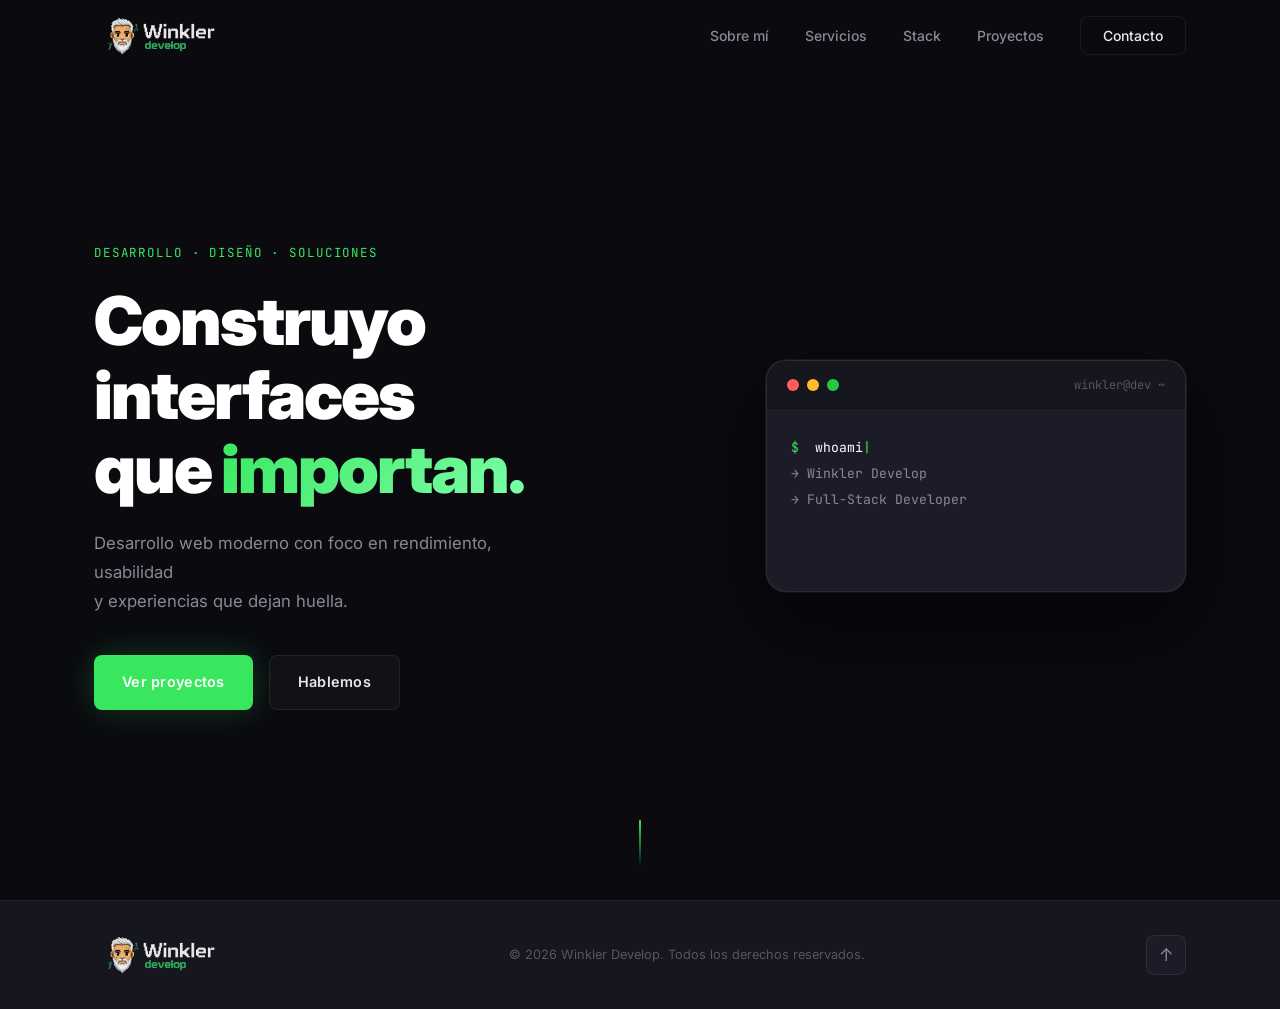
<file: index.html>
<!DOCTYPE html>
<html lang="es">
<head>
  <meta charset="UTF-8" />
  <meta name="viewport" content="width=device-width, initial-scale=1.0" />
  <title>Winkler Develop</title>
  <link rel="stylesheet" href="style.css" />
  <link rel="preconnect" href="https://fonts.googleapis.com" />
  <link rel="preconnect" href="https://fonts.gstatic.com" crossorigin />
  <link href="https://fonts.googleapis.com/css2?family=Inter:wght@300;400;500;600;700;900&family=JetBrains+Mono:wght@400;700&display=swap" rel="stylesheet" />
</head>
<body>

  <!-- NAV -->
  <nav class="navbar" id="navbar">
    <div class="nav-inner">
      <a href="#hero" class="logo">
        <img src="icons/portada.png" alt="Winkler Develop" class="logo-icon" />
      </a>
      <ul class="nav-links">
        <li><a href="#about">Sobre mí</a></li>
        <li><a href="#services">Servicios</a></li>
        <li><a href="#stack">Stack</a></li>
        <li><a href="#projects">Proyectos</a></li>
        <li><a href="#contact" class="nav-cta">Contacto</a></li>
      </ul>
      <button class="hamburger" id="hamburger" aria-label="Menú">
        <span></span><span></span><span></span>
      </button>
    </div>
  </nav>

  <!-- HERO -->
  <section class="hero" id="hero">
    <div class="hero-bg">
      <div class="grid-overlay"></div>
    </div>
    <div class="hero-content">
      <p class="hero-pre">Desarrollo · Diseño · Soluciones</p>
      <h1 class="hero-title">
        Construyo interfaces<br />
        que <span class="accent-text">importan.</span>
      </h1>
      <p class="hero-sub">
        Desarrollo web moderno con foco en rendimiento, usabilidad<br class="br-desktop" />
        y experiencias que dejan huella.
      </p>
      <div class="hero-actions">
        <a href="#projects" class="btn btn-primary">Ver proyectos</a>
        <a href="#contact" class="btn btn-ghost">Hablemos</a>
      </div>
    </div>
    <div class="hero-terminal">
      <div class="terminal-bar">
        <span class="dot red"></span><span class="dot yellow"></span><span class="dot green"></span>
        <span class="terminal-title">winkler@dev ~</span>
      </div>
      <div class="terminal-body">
        <p><span class="t-prompt">$</span> <span class="t-cmd" id="typed-cmd"></span><span class="cursor">|</span></p>
        <p class="t-output" id="t-output-1"></p>
        <p class="t-output" id="t-output-2"></p>
        <p class="t-output" id="t-output-3"></p>
      </div>
    </div>
    <div class="scroll-indicator">
      <span></span>
    </div>
  </section>

  <!-- ABOUT 
  <section class="about" id="about">
    <div class="container">
      <div class="section-label">01 — Sobre mí</div>
      <div class="about-grid">
        <div class="about-text">
          <h2 class="section-title">Desarrollador<br /><span class="accent-text">Full-Stack.</span></h2>
          <p>Soy un desarrollador apasionado por crear productos digitales limpios, funcionales y escalables. Trabajo desde la concepción del diseño hasta el despliegue en producción.</p>
          <p>Me especializo en construir aplicaciones web que equilibran estética y rendimiento, siempre con código limpio y mantenible.</p>
          <div class="about-stats">
            <div class="stat">
              <span class="stat-num">+3</span>
              <span class="stat-label">años de experiencia</span>
            </div>
            <div class="stat">
              <span class="stat-num">+20</span>
              <span class="stat-label">proyectos entregados</span>
            </div>
            <div class="stat">
              <span class="stat-num">100%</span>
              <span class="stat-label">enfoque en calidad</span>
            </div>
          </div>
        </div>
        <div class="about-visual">
          <div class="avatar-card">
            <img src="avatar.png" alt="Winkler Developer" class="avatar-img" />
            <div class="avatar-tag">
              <span class="tag-dot"></span> Disponible para proyectos
            </div>
          </div>
        </div>
      </div>
    </div>
  </section>

 
  <section class="services" id="services">
    <div class="container">
      <div class="section-label">02 — Servicios</div>
      <h2 class="section-title">Áreas de<br /><span class="accent-text">Especialización.</span></h2>
      <div class="services-grid">

        <div class="service-card">
          <div class="service-icon">
            <img src="icons/icon-web.png" alt="Proyectos Web" />
          </div>
          <h3>Proyectos Web</h3>
          <p>Sitios y apps web modernas, rápidas y responsivas adaptadas a cada negocio.</p>
        </div>

        <div class="service-card">
          <div class="service-icon">
            <img src="icons/icon-android.png" alt="Android" />
          </div>
          <h3>Android</h3>
          <p>Aplicaciones móviles nativas para Android enfocadas en UX y rendimiento.</p>
        </div>

        <div class="service-card">
          <div class="service-icon">
            <img src="icons/icon-ia.png" alt="Inteligencia Artificial" />
          </div>
          <h3>Inteligencia Artificial</h3>
          <p>Integración de IA y modelos de lenguaje en soluciones digitales reales.</p>
        </div>

        <div class="service-card">
          <div class="service-icon">
            <img src="icons/icon-cultivos.png" alt="Cultivos" />
          </div>
          <h3>Cultivos</h3>
          <p>Tecnología para el sector agrícola: control de siembras, riego y cosechas.</p>
        </div>

        <div class="service-card">
          <div class="service-icon">
            <img src="icons/icon-negocios.png" alt="Negocios" />
          </div>
          <h3>Negocios</h3>
          <p>Herramientas digitales para optimizar procesos y hacer crecer tu empresa.</p>
        </div>

        <div class="service-card">
          <div class="service-icon">
            <img src="icons/icon-stock.png" alt="Stock" />
          </div>
          <h3>Stock &amp; Logística</h3>
          <p>Sistemas de inventario, almacén y control de stock en tiempo real.</p>
        </div>

      </div>
    </div>
  </section>


  <section class="stack" id="stack">
    <div class="container">
      <div class="section-label">03 — Stack tecnológico</div>
      <h2 class="section-title">Herramientas &amp;<br /><span class="accent-text">Tecnologías.</span></h2>
      <div class="stack-grid">
        <div class="stack-item" data-tip="HTML5"><div class="stack-icon html"></div><span>HTML5</span></div>
        <div class="stack-item" data-tip="CSS3"><div class="stack-icon css"></div><span>CSS3</span></div>
        <div class="stack-item" data-tip="JavaScript"><div class="stack-icon js"></div><span>JavaScript</span></div>
        <div class="stack-item" data-tip="React"><div class="stack-icon react"></div><span>React</span></div>
        <div class="stack-item" data-tip="Node.js"><div class="stack-icon node"></div><span>Node.js</span></div>
        <div class="stack-item" data-tip="Python"><div class="stack-icon python"></div><span>Python</span></div>
        <div class="stack-item" data-tip="Git"><div class="stack-icon git"></div><span>Git</span></div>
        <div class="stack-item" data-tip="Figma"><div class="stack-icon figma"></div><span>Figma</span></div>
      </div>
    </div>
  </section>


  <section class="projects" id="projects">
    <div class="container">
      <div class="section-label">04 — Proyectos</div>
      <h2 class="section-title">Trabajo<br /><span class="accent-text">Destacado.</span></h2>
      <div class="projects-grid">

     
        <article class="project-card featured">
          <div class="project-thumb">
            <div class="thumb-placeholder p1">
              <span>01</span>
            </div>
            <div class="project-overlay">
              <a href="#" class="overlay-link" aria-label="Demo en vivo">
                <svg viewBox="0 0 24 24"><path d="M18 13v6a2 2 0 0 1-2 2H5a2 2 0 0 1-2-2V8a2 2 0 0 1 2-2h6"/><polyline points="15 3 21 3 21 9"/><line x1="10" y1="14" x2="21" y2="3"/></svg>
              </a>
              <a href="#" class="overlay-link" aria-label="GitHub">
                <svg viewBox="0 0 24 24"><path d="M9 19c-5 1.5-5-2.5-7-3m14 6v-3.87a3.37 3.37 0 0 0-.94-2.61c3.14-.35 6.44-1.54 6.44-7A5.44 5.44 0 0 0 20 4.77 5.07 5.07 0 0 0 19.91 1S18.73.65 16 2.48a13.38 13.38 0 0 0-7 0C6.27.65 5.09 1 5.09 1A5.07 5.07 0 0 0 5 4.77a5.44 5.44 0 0 0-1.5 3.78c0 5.42 3.3 6.61 6.44 7A3.37 3.37 0 0 0 9 18.13V22"/></svg>
              </a>
            </div>
          </div>
          <div class="project-info">
            <div class="project-tags"><span>React</span><span>Node.js</span><span>MongoDB</span></div>
            <h3>Nombre del Proyecto</h3>
            <p>Descripción breve del proyecto. Qué problema resuelve, qué tecnologías usa y cuál fue el resultado principal obtenido.</p>
            <div class="project-links">
              <a href="#" class="link-demo">Demo en vivo →</a>
              <a href="#" class="link-github">GitHub</a>
            </div>
          </div>
        </article>

 
        <article class="project-card">
          <div class="project-thumb">
            <div class="thumb-placeholder p2"><span>02</span></div>
            <div class="project-overlay">
              <a href="#" class="overlay-link" aria-label="Demo en vivo">
                <svg viewBox="0 0 24 24"><path d="M18 13v6a2 2 0 0 1-2 2H5a2 2 0 0 1-2-2V8a2 2 0 0 1 2-2h6"/><polyline points="15 3 21 3 21 9"/><line x1="10" y1="14" x2="21" y2="3"/></svg>
              </a>
              <a href="#" class="overlay-link" aria-label="GitHub">
                <svg viewBox="0 0 24 24"><path d="M9 19c-5 1.5-5-2.5-7-3m14 6v-3.87a3.37 3.37 0 0 0-.94-2.61c3.14-.35 6.44-1.54 6.44-7A5.44 5.44 0 0 0 20 4.77 5.07 5.07 0 0 0 19.91 1S18.73.65 16 2.48a13.38 13.38 0 0 0-7 0C6.27.65 5.09 1 5.09 1A5.07 5.07 0 0 0 5 4.77a5.44 5.44 0 0 0-1.5 3.78c0 5.42 3.3 6.61 6.44 7A3.37 3.37 0 0 0 9 18.13V22"/></svg>
              </a>
            </div>
          </div>
          <div class="project-info">
            <div class="project-tags"><span>Python</span><span>API REST</span></div>
            <h3>Nombre del Proyecto</h3>
            <p>Descripción breve del proyecto y sus características principales. Impacto generado.</p>
            <div class="project-links">
              <a href="#" class="link-demo">Demo en vivo →</a>
              <a href="#" class="link-github">GitHub</a>
            </div>
          </div>
        </article>

>
        <article class="project-card">
          <div class="project-thumb">
            <div class="thumb-placeholder p3"><span>03</span></div>
            <div class="project-overlay">
              <a href="#" class="overlay-link" aria-label="Demo en vivo">
                <svg viewBox="0 0 24 24"><path d="M18 13v6a2 2 0 0 1-2 2H5a2 2 0 0 1-2-2V8a2 2 0 0 1 2-2h6"/><polyline points="15 3 21 3 21 9"/><line x1="10" y1="14" x2="21" y2="3"/></svg>
              </a>
              <a href="#" class="overlay-link" aria-label="GitHub">
                <svg viewBox="0 0 24 24"><path d="M9 19c-5 1.5-5-2.5-7-3m14 6v-3.87a3.37 3.37 0 0 0-.94-2.61c3.14-.35 6.44-1.54 6.44-7A5.44 5.44 0 0 0 20 4.77 5.07 5.07 0 0 0 19.91 1S18.73.65 16 2.48a13.38 13.38 0 0 0-7 0C6.27.65 5.09 1 5.09 1A5.07 5.07 0 0 0 5 4.77a5.44 5.44 0 0 0-1.5 3.78c0 5.42 3.3 6.61 6.44 7A3.37 3.37 0 0 0 9 18.13V22"/></svg>
              </a>
            </div>
          </div>
          <div class="project-info">
            <div class="project-tags"><span>JavaScript</span><span>CSS</span></div>
            <h3>Nombre del Proyecto</h3>
            <p>Descripción breve del proyecto y sus características principales. Impacto generado.</p>
            <div class="project-links">
              <a href="#" class="link-demo">Demo en vivo →</a>
              <a href="#" class="link-github">GitHub</a>
            </div>
          </div>
        </article>


        <article class="project-card">
          <div class="project-thumb">
            <div class="thumb-placeholder p4"><span>04</span></div>
            <div class="project-overlay">
              <a href="#" class="overlay-link" aria-label="Demo en vivo">
                <svg viewBox="0 0 24 24"><path d="M18 13v6a2 2 0 0 1-2 2H5a2 2 0 0 1-2-2V8a2 2 0 0 1 2-2h6"/><polyline points="15 3 21 3 21 9"/><line x1="10" y1="14" x2="21" y2="3"/></svg>
              </a>
              <a href="#" class="overlay-link" aria-label="GitHub">
                <svg viewBox="0 0 24 24"><path d="M9 19c-5 1.5-5-2.5-7-3m14 6v-3.87a3.37 3.37 0 0 0-.94-2.61c3.14-.35 6.44-1.54 6.44-7A5.44 5.44 0 0 0 20 4.77 5.07 5.07 0 0 0 19.91 1S18.73.65 16 2.48a13.38 13.38 0 0 0-7 0C6.27.65 5.09 1 5.09 1A5.07 5.07 0 0 0 5 4.77a5.44 5.44 0 0 0-1.5 3.78c0 5.42 3.3 6.61 6.44 7A3.37 3.37 0 0 0 9 18.13V22"/></svg>
              </a>
            </div>
          </div>
          <div class="project-info">
            <div class="project-tags"><span>React</span><span>Firebase</span></div>
            <h3>Nombre del Proyecto</h3>
            <p>Descripción breve del proyecto y sus características principales. Impacto generado.</p>
            <div class="project-links">
              <a href="#" class="link-demo">Demo en vivo →</a>
              <a href="#" class="link-github">GitHub</a>
            </div>
          </div>
        </article>

      </div>
    </div>
  </section>


  <section class="contact" id="contact">
    <div class="container">
      <div class="section-label">05 — Contacto</div>
      <div class="contact-inner">
        <div class="contact-text">
          <h2 class="section-title">¿Tienes un proyecto<br /><span class="accent-text">en mente?</span></h2>
          <p>Estoy disponible para proyectos freelance, colaboraciones y oportunidades de tiempo completo. Cuéntame tu idea.</p>
          <a href="mailto:tu@email.com" class="btn btn-primary">Enviar un mensaje</a>
          <div class="social-links">
      
            <a href="#" class="social-link" aria-label="GitHub" target="_blank" rel="noopener">
              <svg viewBox="0 0 24 24"><path d="M9 19c-5 1.5-5-2.5-7-3m14 6v-3.87a3.37 3.37 0 0 0-.94-2.61c3.14-.35 6.44-1.54 6.44-7A5.44 5.44 0 0 0 20 4.77 5.07 5.07 0 0 0 19.91 1S18.73.65 16 2.48a13.38 13.38 0 0 0-7 0C6.27.65 5.09 1 5.09 1A5.07 5.07 0 0 0 5 4.77a5.44 5.44 0 0 0-1.5 3.78c0 5.42 3.3 6.61 6.44 7A3.37 3.37 0 0 0 9 18.13V22"/></svg>
            </a>
      
            <a href="#" class="social-link" aria-label="LinkedIn" target="_blank" rel="noopener">
              <svg viewBox="0 0 24 24"><path d="M16 8a6 6 0 0 1 6 6v7h-4v-7a2 2 0 0 0-2-2 2 2 0 0 0-2 2v7h-4v-7a6 6 0 0 1 6-6z"/><rect x="2" y="9" width="4" height="12"/><circle cx="4" cy="4" r="2"/></svg>
            </a>
       
            <a href="#" class="social-link" aria-label="Twitter / X" target="_blank" rel="noopener">
              <svg viewBox="0 0 24 24"><path d="M18.244 2.25h3.308l-7.227 8.26 8.502 11.24H16.17l-5.214-6.817L4.99 21.75H1.68l7.73-8.835L1.254 2.25H8.08l4.713 6.231zm-1.161 17.52h1.833L7.084 4.126H5.117z"/></svg>
            </a>
      
            <a href="#" class="social-link" aria-label="Instagram" target="_blank" rel="noopener">
              <svg viewBox="0 0 24 24"><rect x="2" y="2" width="20" height="20" rx="5" ry="5"/><path d="M16 11.37A4 4 0 1 1 12.63 8 4 4 0 0 1 16 11.37z"/><line x1="17.5" y1="6.5" x2="17.51" y2="6.5"/></svg>
            </a>
     
            <a href="#" class="social-link" aria-label="YouTube" target="_blank" rel="noopener">
              <svg viewBox="0 0 24 24"><path d="M22.54 6.42a2.78 2.78 0 0 0-1.95-1.96C18.88 4 12 4 12 4s-6.88 0-8.59.46A2.78 2.78 0 0 0 1.46 6.42 29 29 0 0 0 1 12a29 29 0 0 0 .46 5.58 2.78 2.78 0 0 0 1.95 1.95C5.12 20 12 20 12 20s6.88 0 8.59-.47a2.78 2.78 0 0 0 1.95-1.95A29 29 0 0 0 23 12a29 29 0 0 0-.46-5.58z"/><polygon points="9.75 15.02 15.5 12 9.75 8.98 9.75 15.02"/></svg>
            </a>
          </div>
        </div>
        <div class="contact-form-wrap">
          <form class="contact-form" id="contact-form" novalidate>
            <div class="form-group">
              <label for="name">Nombre</label>
              <input type="text" id="name" name="name" placeholder="Tu nombre" autocomplete="off" />
            </div>
            <div class="form-group">
              <label for="email">Email</label>
              <input type="email" id="email" name="email" placeholder="tu@email.com" autocomplete="off" />
            </div>
            <div class="form-group">
              <label for="message">Mensaje</label>
              <textarea id="message" name="message" rows="5" placeholder="Cuéntame sobre tu proyecto..."></textarea>
            </div>
            <button type="submit" class="btn btn-primary full-width">Enviar mensaje</button>
            <p class="form-status" id="form-status"></p>
          </form>
        </div>
      </div>
 <img src="icons/banner-contact.png" alt="Winkler Develop" class="contact-banner-img" />
    </div>
  </section>-->

  <!-- FOOTER -->
  <footer class="footer">
    <div class="container footer-inner">
      <span class="logo">
        <img src="icons/portada.png" alt="Winkler Develop" class="logo-icon" />
      </span>
      <p class="footer-copy">&copy; <span id="year"></span> Winkler Develop. Todos los derechos reservados.</p>
      <a href="#hero" class="back-top" aria-label="Volver arriba">↑</a>
    </div>
  </footer>

  <script src="main.js"></script>
</body>
</html>
</file>
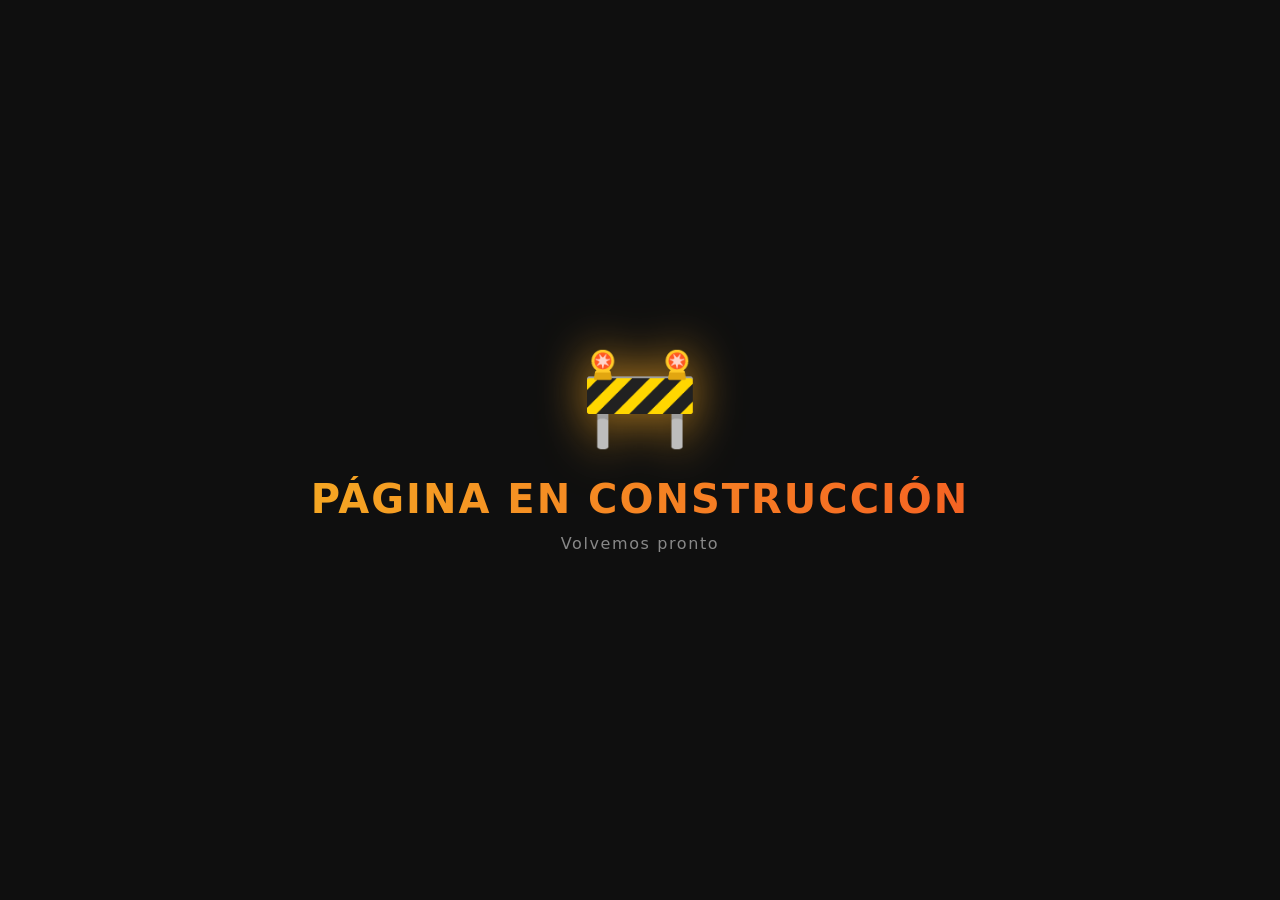
<file: encontruccion.html>
<!DOCTYPE html>
<html lang="es">
<head>
  <meta charset="UTF-8" />
  <meta name="viewport" content="width=device-width, initial-scale=1.0" />
  <title>Portofolio DW</title>
  <style>
    *, *::before, *::after {
      box-sizing: border-box;
      margin: 0;
      padding: 0;
    }

    body {
      min-height: 100vh;
      display: flex;
      flex-direction: column;
      align-items: center;
      justify-content: center;
      background: #0f0f0f;
      color: #f0f0f0;
      font-family: 'Segoe UI', system-ui, sans-serif;
      overflow: hidden;
    }

    .icon {
      font-size: 6rem;
      animation: bounce 2s ease-in-out infinite;
      filter: drop-shadow(0 0 24px #f5a623cc);
      line-height: 1;
    }

    .title {
      margin-top: 2rem;
      font-size: clamp(1.5rem, 5vw, 2.5rem);
      font-weight: 700;
      letter-spacing: 0.05em;
      text-transform: uppercase;
      background: linear-gradient(90deg, #f5a623, #f56323, #f5a623);
      background-size: 200% auto;
      -webkit-background-clip: text;
      -webkit-text-fill-color: transparent;
      background-clip: text;
      animation: shine 3s linear infinite;
    }

    .subtitle {
      margin-top: 0.75rem;
      font-size: 1rem;
      color: #888;
      letter-spacing: 0.1em;
    }

    @keyframes bounce {
      0%, 100% { transform: translateY(0); }
      50%       { transform: translateY(-18px); }
    }

    @keyframes shine {
      to { background-position: 200% center; }
    }
  </style>
</head>
<body>
  <div class="icon">🚧</div>
  <h1 class="title">Página en Construcción</h1>
  <p class="subtitle">Volvemos pronto</p>
</body>
</html>
</file>
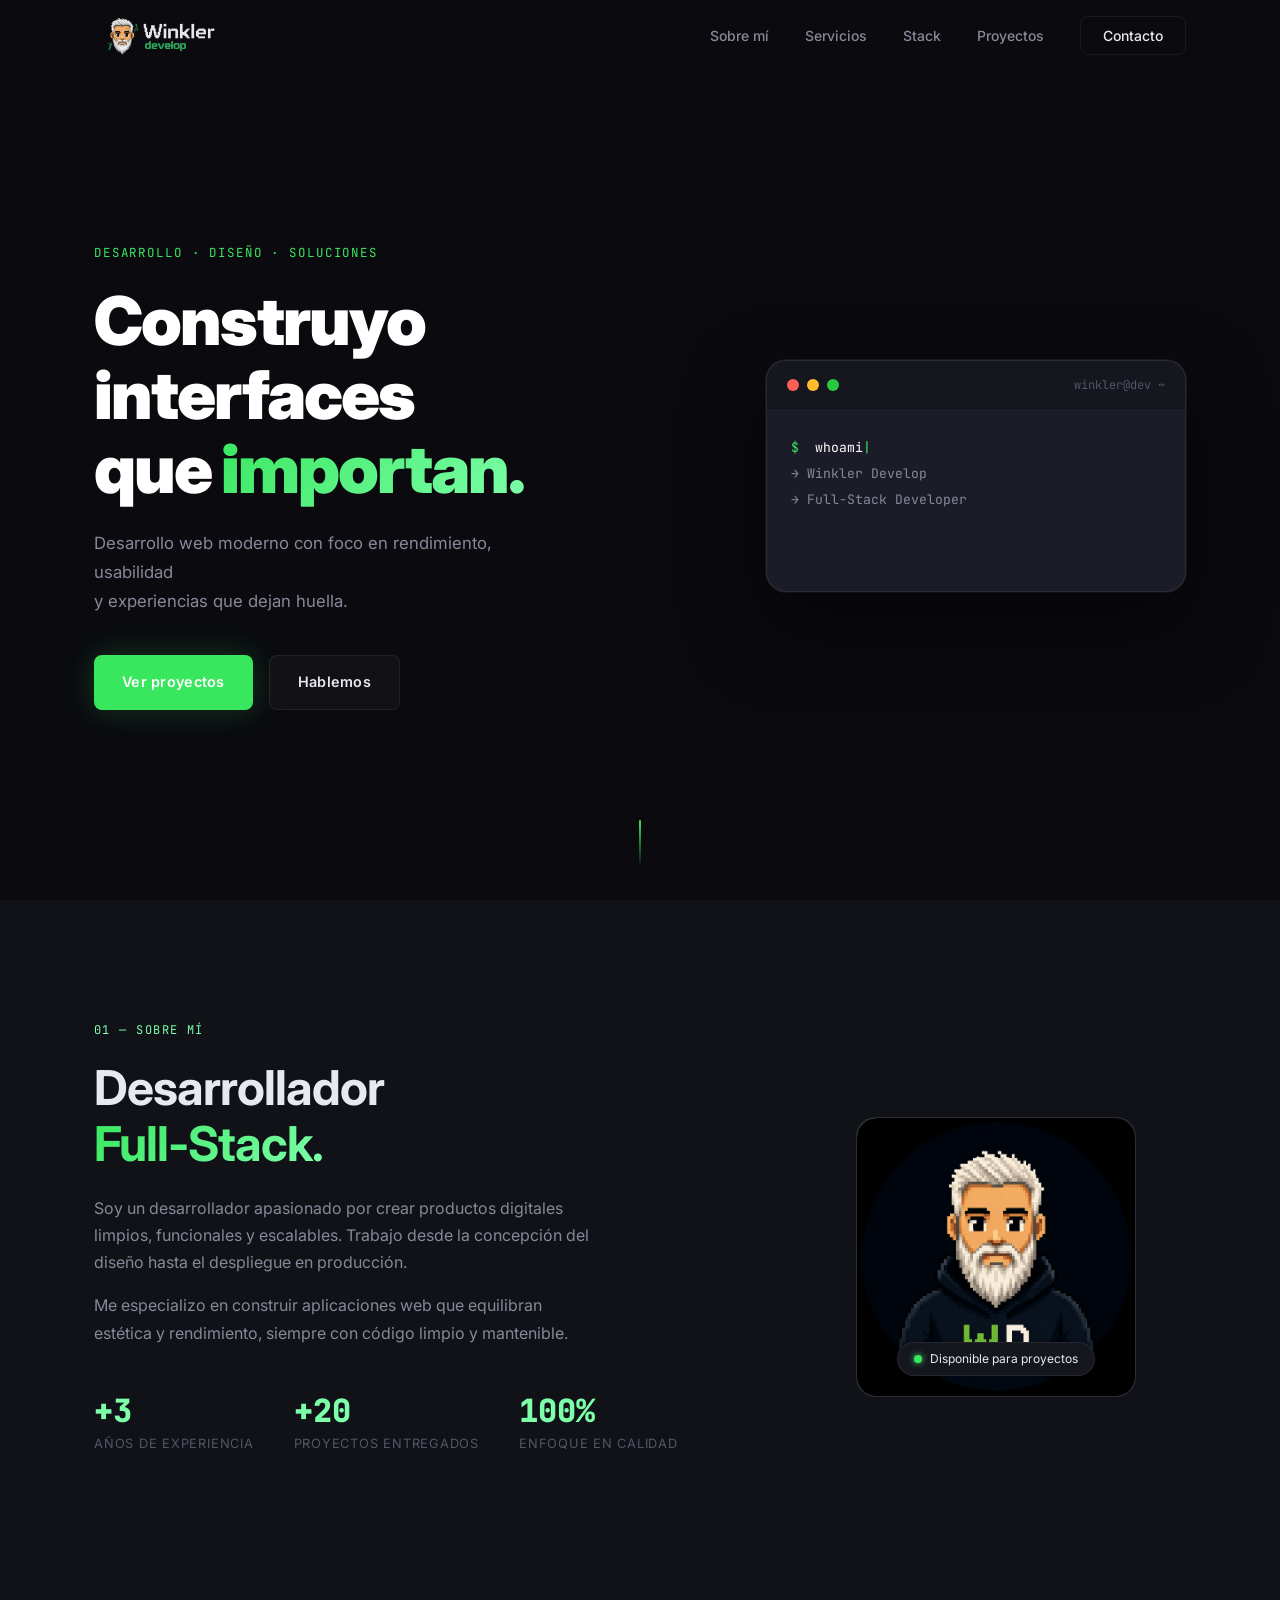
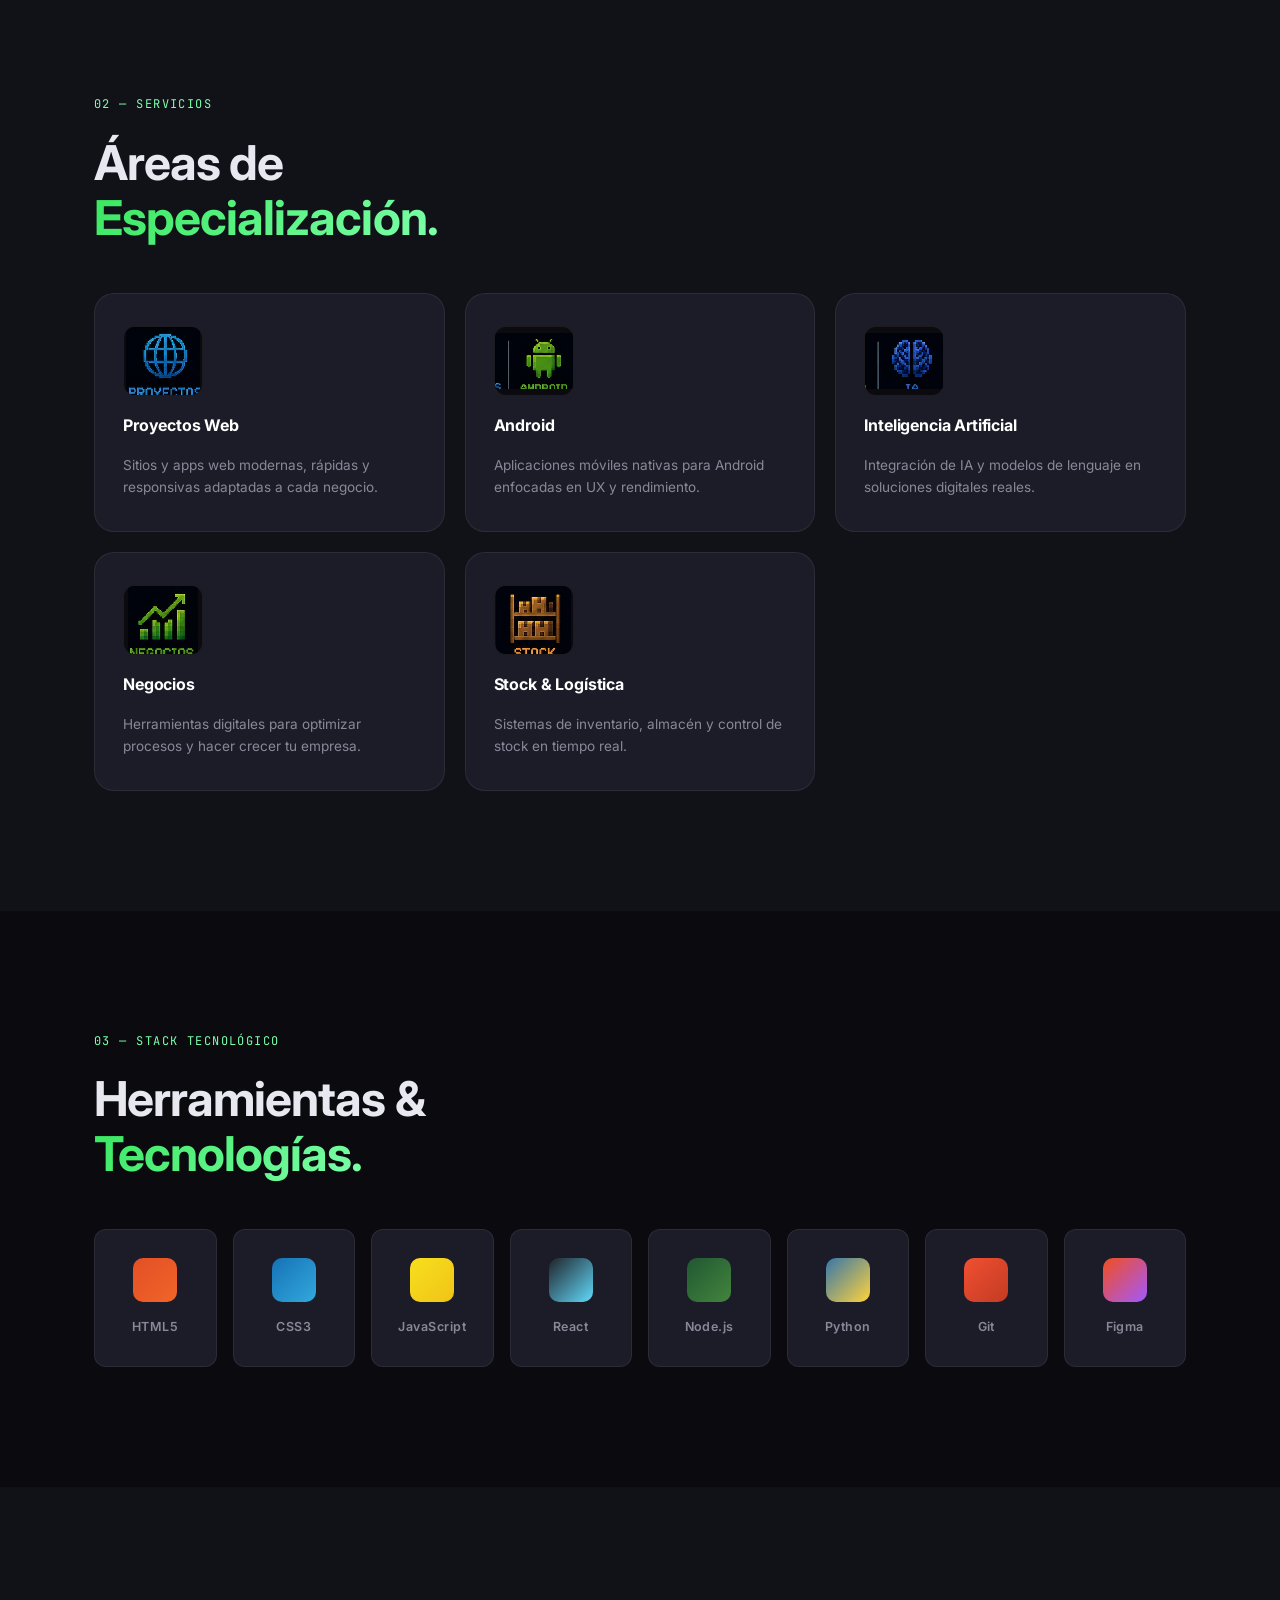
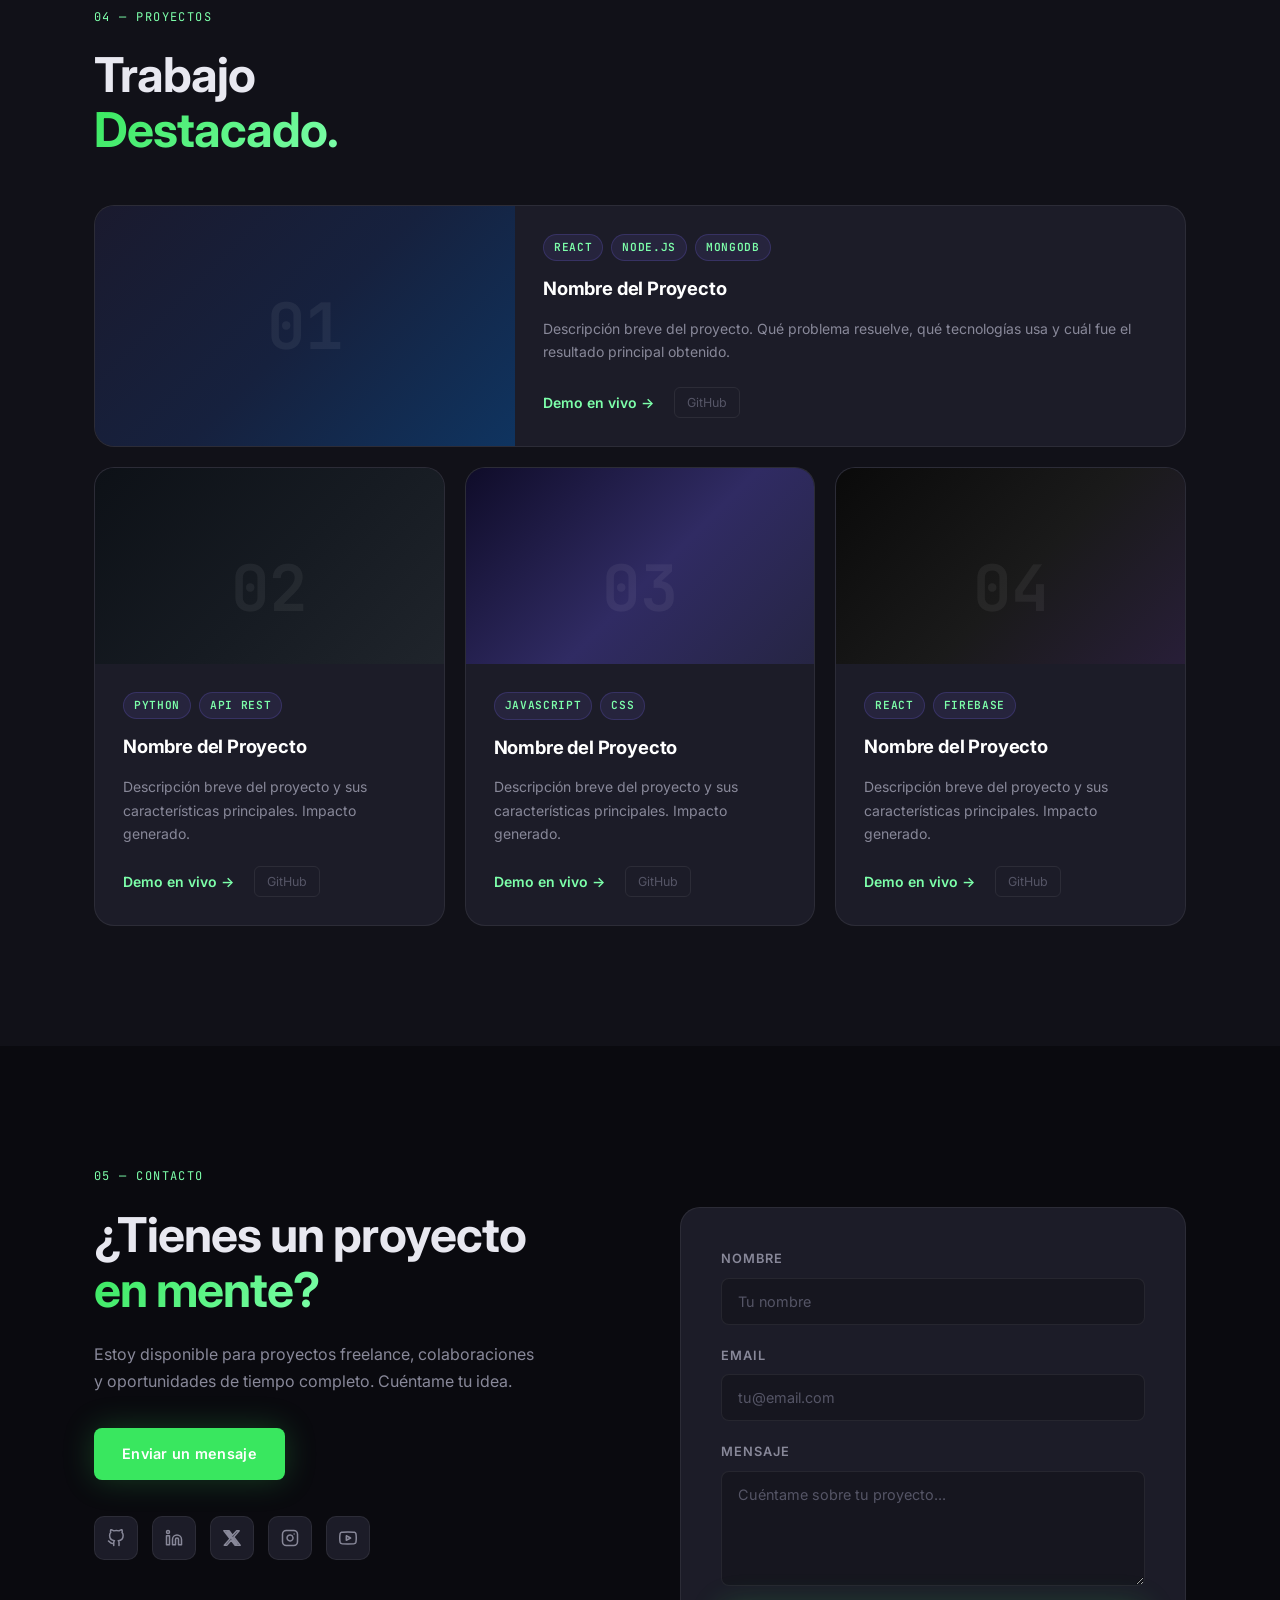
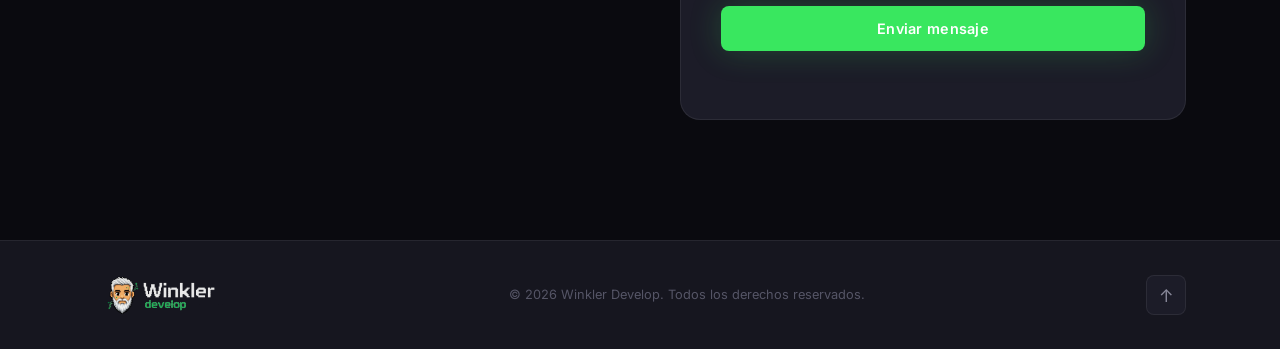
<file: indexa.html>
<!DOCTYPE html>
<html lang="es">
<head>
  <meta charset="UTF-8" />
  <meta name="viewport" content="width=device-width, initial-scale=1.0" />
  <title>Winkler Develop</title>
  <link rel="stylesheet" href="style.css" />
  <link rel="preconnect" href="https://fonts.googleapis.com" />
  <link rel="preconnect" href="https://fonts.gstatic.com" crossorigin />
  <link href="https://fonts.googleapis.com/css2?family=Inter:wght@300;400;500;600;700;900&family=JetBrains+Mono:wght@400;700&display=swap" rel="stylesheet" />
</head>
<body>

  <!-- NAV -->
  <nav class="navbar" id="navbar">
    <div class="nav-inner">
      <a href="#hero" class="logo">
        <img src="icons/portada.png" alt="Winkler Develop" class="logo-icon" />
      </a>
      <ul class="nav-links">
        <li><a href="#about">Sobre mí</a></li>
        <li><a href="#services">Servicios</a></li>
        <li><a href="#stack">Stack</a></li>
        <li><a href="#projects">Proyectos</a></li>
        <li><a href="#contact" class="nav-cta">Contacto</a></li>
      </ul>
      <button class="hamburger" id="hamburger" aria-label="Menú">
        <span></span><span></span><span></span>
      </button>
    </div>
  </nav>

  <!-- HERO -->
  <section class="hero" id="hero">
    <div class="hero-bg">
      <div class="grid-overlay"></div>
    </div>
    <div class="hero-content">
      <p class="hero-pre">Desarrollo · Diseño · Soluciones</p>
      <h1 class="hero-title">
        Construyo interfaces<br />
        que <span class="accent-text">importan.</span>
      </h1>
      <p class="hero-sub">
        Desarrollo web moderno con foco en rendimiento, usabilidad<br class="br-desktop" />
        y experiencias que dejan huella.
      </p>
      <div class="hero-actions">
        <a href="#projects" class="btn btn-primary">Ver proyectos</a>
        <a href="#contact" class="btn btn-ghost">Hablemos</a>
      </div>
    </div>
    <div class="hero-terminal">
      <div class="terminal-bar">
        <span class="dot red"></span><span class="dot yellow"></span><span class="dot green"></span>
        <span class="terminal-title">winkler@dev ~</span>
      </div>
      <div class="terminal-body">
        <p><span class="t-prompt">$</span> <span class="t-cmd" id="typed-cmd"></span><span class="cursor">|</span></p>
        <p class="t-output" id="t-output-1"></p>
        <p class="t-output" id="t-output-2"></p>
        <p class="t-output" id="t-output-3"></p>
      </div>
    </div>
    <div class="scroll-indicator">
      <span></span>
    </div>
  </section>

  <!-- ABOUT -->
  <section class="about" id="about">
    <div class="container">
      <div class="section-label">01 — Sobre mí</div>
      <div class="about-grid">
        <div class="about-text">
          <h2 class="section-title">Desarrollador<br /><span class="accent-text">Full-Stack.</span></h2>
          <p>Soy un desarrollador apasionado por crear productos digitales limpios, funcionales y escalables. Trabajo desde la concepción del diseño hasta el despliegue en producción.</p>
          <p>Me especializo en construir aplicaciones web que equilibran estética y rendimiento, siempre con código limpio y mantenible.</p>
          <div class="about-stats">
            <div class="stat">
              <span class="stat-num">+3</span>
              <span class="stat-label">años de experiencia</span>
            </div>
            <div class="stat">
              <span class="stat-num">+20</span>
              <span class="stat-label">proyectos entregados</span>
            </div>
            <div class="stat">
              <span class="stat-num">100%</span>
              <span class="stat-label">enfoque en calidad</span>
            </div>
          </div>
        </div>
        <div class="about-visual">
          <div class="avatar-card">
            <img src="avatar.png" alt="Winkler Developer" class="avatar-img" />
            <div class="avatar-tag">
              <span class="tag-dot"></span> Disponible para proyectos
            </div>
          </div>
        </div>
      </div>
    </div>
  </section>

  <!-- SERVICIOS -->
  <section class="services" id="services">
    <div class="container">
      <div class="section-label">02 — Servicios</div>
      <h2 class="section-title">Áreas de<br /><span class="accent-text">Especialización.</span></h2>
      <div class="services-grid">

        <div class="service-card">
          <div class="service-icon">
            <img src="icons/icon-web.png" alt="Proyectos Web" />
          </div>
          <h3>Proyectos Web</h3>
          <p>Sitios y apps web modernas, rápidas y responsivas adaptadas a cada negocio.</p>
        </div>

        <div class="service-card">
          <div class="service-icon">
            <img src="icons/icon-android.png" alt="Android" />
          </div>
          <h3>Android</h3>
          <p>Aplicaciones móviles nativas para Android enfocadas en UX y rendimiento.</p>
        </div>

        <div class="service-card">
          <div class="service-icon">
            <img src="icons/icon-ia.png" alt="Inteligencia Artificial" />
          </div>
          <h3>Inteligencia Artificial</h3>
          <p>Integración de IA y modelos de lenguaje en soluciones digitales reales.</p>
        </div>

        <!--<div class="service-card">
          <div class="service-icon">
            <img src="icons/icon-cultivos.png" alt="Cultivos" />
          </div>
          <h3>Cultivos</h3>
          <p>Tecnología para el sector agrícola: control de siembras, riego y cosechas.</p>
        </div>-->

        <div class="service-card">
          <div class="service-icon">
            <img src="icons/icon-negocios.png" alt="Negocios" />
          </div>
          <h3>Negocios</h3>
          <p>Herramientas digitales para optimizar procesos y hacer crecer tu empresa.</p>
        </div>

        <div class="service-card">
          <div class="service-icon">
            <img src="icons/icon-stock.png" alt="Stock" />
          </div>
          <h3>Stock &amp; Logística</h3>
          <p>Sistemas de inventario, almacén y control de stock en tiempo real.</p>
        </div>

      </div>
    </div>
  </section>

  <!-- STACK -->
  <section class="stack" id="stack">
    <div class="container">
      <div class="section-label">03 — Stack tecnológico</div>
      <h2 class="section-title">Herramientas &amp;<br /><span class="accent-text">Tecnologías.</span></h2>
      <div class="stack-grid">
        <div class="stack-item" data-tip="HTML5"><div class="stack-icon html"></div><span>HTML5</span></div>
        <div class="stack-item" data-tip="CSS3"><div class="stack-icon css"></div><span>CSS3</span></div>
        <div class="stack-item" data-tip="JavaScript"><div class="stack-icon js"></div><span>JavaScript</span></div>
        <div class="stack-item" data-tip="React"><div class="stack-icon react"></div><span>React</span></div>
        <div class="stack-item" data-tip="Node.js"><div class="stack-icon node"></div><span>Node.js</span></div>
        <div class="stack-item" data-tip="Python"><div class="stack-icon python"></div><span>Python</span></div>
        <div class="stack-item" data-tip="Git"><div class="stack-icon git"></div><span>Git</span></div>
        <div class="stack-item" data-tip="Figma"><div class="stack-icon figma"></div><span>Figma</span></div>
      </div>
    </div>
  </section>

  <!-- PROJECTS -->
  <section class="projects" id="projects">
    <div class="container">
      <div class="section-label">04 — Proyectos</div>
      <h2 class="section-title">Trabajo<br /><span class="accent-text">Destacado.</span></h2>
      <div class="projects-grid">

        <!-- Card 1 -->
        <article class="project-card featured">
          <div class="project-thumb">
            <div class="thumb-placeholder p1">
              <span>01</span>
            </div>
            <div class="project-overlay">
              <a href="#" class="overlay-link" aria-label="Demo en vivo">
                <svg viewBox="0 0 24 24"><path d="M18 13v6a2 2 0 0 1-2 2H5a2 2 0 0 1-2-2V8a2 2 0 0 1 2-2h6"/><polyline points="15 3 21 3 21 9"/><line x1="10" y1="14" x2="21" y2="3"/></svg>
              </a>
              <a href="#" class="overlay-link" aria-label="GitHub">
                <svg viewBox="0 0 24 24"><path d="M9 19c-5 1.5-5-2.5-7-3m14 6v-3.87a3.37 3.37 0 0 0-.94-2.61c3.14-.35 6.44-1.54 6.44-7A5.44 5.44 0 0 0 20 4.77 5.07 5.07 0 0 0 19.91 1S18.73.65 16 2.48a13.38 13.38 0 0 0-7 0C6.27.65 5.09 1 5.09 1A5.07 5.07 0 0 0 5 4.77a5.44 5.44 0 0 0-1.5 3.78c0 5.42 3.3 6.61 6.44 7A3.37 3.37 0 0 0 9 18.13V22"/></svg>
              </a>
            </div>
          </div>
          <div class="project-info">
            <div class="project-tags"><span>React</span><span>Node.js</span><span>MongoDB</span></div>
            <h3>Nombre del Proyecto</h3>
            <p>Descripción breve del proyecto. Qué problema resuelve, qué tecnologías usa y cuál fue el resultado principal obtenido.</p>
            <div class="project-links">
              <a href="#" class="link-demo">Demo en vivo →</a>
              <a href="#" class="link-github">GitHub</a>
            </div>
          </div>
        </article>

        <!-- Card 2 -->
        <article class="project-card">
          <div class="project-thumb">
            <div class="thumb-placeholder p2"><span>02</span></div>
            <div class="project-overlay">
              <a href="#" class="overlay-link" aria-label="Demo en vivo">
                <svg viewBox="0 0 24 24"><path d="M18 13v6a2 2 0 0 1-2 2H5a2 2 0 0 1-2-2V8a2 2 0 0 1 2-2h6"/><polyline points="15 3 21 3 21 9"/><line x1="10" y1="14" x2="21" y2="3"/></svg>
              </a>
              <a href="#" class="overlay-link" aria-label="GitHub">
                <svg viewBox="0 0 24 24"><path d="M9 19c-5 1.5-5-2.5-7-3m14 6v-3.87a3.37 3.37 0 0 0-.94-2.61c3.14-.35 6.44-1.54 6.44-7A5.44 5.44 0 0 0 20 4.77 5.07 5.07 0 0 0 19.91 1S18.73.65 16 2.48a13.38 13.38 0 0 0-7 0C6.27.65 5.09 1 5.09 1A5.07 5.07 0 0 0 5 4.77a5.44 5.44 0 0 0-1.5 3.78c0 5.42 3.3 6.61 6.44 7A3.37 3.37 0 0 0 9 18.13V22"/></svg>
              </a>
            </div>
          </div>
          <div class="project-info">
            <div class="project-tags"><span>Python</span><span>API REST</span></div>
            <h3>Nombre del Proyecto</h3>
            <p>Descripción breve del proyecto y sus características principales. Impacto generado.</p>
            <div class="project-links">
              <a href="#" class="link-demo">Demo en vivo →</a>
              <a href="#" class="link-github">GitHub</a>
            </div>
          </div>
        </article>

        <!-- Card 3 -->
        <article class="project-card">
          <div class="project-thumb">
            <div class="thumb-placeholder p3"><span>03</span></div>
            <div class="project-overlay">
              <a href="#" class="overlay-link" aria-label="Demo en vivo">
                <svg viewBox="0 0 24 24"><path d="M18 13v6a2 2 0 0 1-2 2H5a2 2 0 0 1-2-2V8a2 2 0 0 1 2-2h6"/><polyline points="15 3 21 3 21 9"/><line x1="10" y1="14" x2="21" y2="3"/></svg>
              </a>
              <a href="#" class="overlay-link" aria-label="GitHub">
                <svg viewBox="0 0 24 24"><path d="M9 19c-5 1.5-5-2.5-7-3m14 6v-3.87a3.37 3.37 0 0 0-.94-2.61c3.14-.35 6.44-1.54 6.44-7A5.44 5.44 0 0 0 20 4.77 5.07 5.07 0 0 0 19.91 1S18.73.65 16 2.48a13.38 13.38 0 0 0-7 0C6.27.65 5.09 1 5.09 1A5.07 5.07 0 0 0 5 4.77a5.44 5.44 0 0 0-1.5 3.78c0 5.42 3.3 6.61 6.44 7A3.37 3.37 0 0 0 9 18.13V22"/></svg>
              </a>
            </div>
          </div>
          <div class="project-info">
            <div class="project-tags"><span>JavaScript</span><span>CSS</span></div>
            <h3>Nombre del Proyecto</h3>
            <p>Descripción breve del proyecto y sus características principales. Impacto generado.</p>
            <div class="project-links">
              <a href="#" class="link-demo">Demo en vivo →</a>
              <a href="#" class="link-github">GitHub</a>
            </div>
          </div>
        </article>

        <!-- Card 4 -->
        <article class="project-card">
          <div class="project-thumb">
            <div class="thumb-placeholder p4"><span>04</span></div>
            <div class="project-overlay">
              <a href="#" class="overlay-link" aria-label="Demo en vivo">
                <svg viewBox="0 0 24 24"><path d="M18 13v6a2 2 0 0 1-2 2H5a2 2 0 0 1-2-2V8a2 2 0 0 1 2-2h6"/><polyline points="15 3 21 3 21 9"/><line x1="10" y1="14" x2="21" y2="3"/></svg>
              </a>
              <a href="#" class="overlay-link" aria-label="GitHub">
                <svg viewBox="0 0 24 24"><path d="M9 19c-5 1.5-5-2.5-7-3m14 6v-3.87a3.37 3.37 0 0 0-.94-2.61c3.14-.35 6.44-1.54 6.44-7A5.44 5.44 0 0 0 20 4.77 5.07 5.07 0 0 0 19.91 1S18.73.65 16 2.48a13.38 13.38 0 0 0-7 0C6.27.65 5.09 1 5.09 1A5.07 5.07 0 0 0 5 4.77a5.44 5.44 0 0 0-1.5 3.78c0 5.42 3.3 6.61 6.44 7A3.37 3.37 0 0 0 9 18.13V22"/></svg>
              </a>
            </div>
          </div>
          <div class="project-info">
            <div class="project-tags"><span>React</span><span>Firebase</span></div>
            <h3>Nombre del Proyecto</h3>
            <p>Descripción breve del proyecto y sus características principales. Impacto generado.</p>
            <div class="project-links">
              <a href="#" class="link-demo">Demo en vivo →</a>
              <a href="#" class="link-github">GitHub</a>
            </div>
          </div>
        </article>

      </div>
    </div>
  </section>

  <!-- CONTACT -->
  <section class="contact" id="contact">
    <div class="container">
      <div class="section-label">05 — Contacto</div>
      <div class="contact-inner">
        <div class="contact-text">
          <h2 class="section-title">¿Tienes un proyecto<br /><span class="accent-text">en mente?</span></h2>
          <p>Estoy disponible para proyectos freelance, colaboraciones y oportunidades de tiempo completo. Cuéntame tu idea.</p>
          <a href="mailto:tu@email.com" class="btn btn-primary">Enviar un mensaje</a>
          <div class="social-links">
            <!-- GitHub -->
            <a href="#" class="social-link" aria-label="GitHub" target="_blank" rel="noopener">
              <svg viewBox="0 0 24 24"><path d="M9 19c-5 1.5-5-2.5-7-3m14 6v-3.87a3.37 3.37 0 0 0-.94-2.61c3.14-.35 6.44-1.54 6.44-7A5.44 5.44 0 0 0 20 4.77 5.07 5.07 0 0 0 19.91 1S18.73.65 16 2.48a13.38 13.38 0 0 0-7 0C6.27.65 5.09 1 5.09 1A5.07 5.07 0 0 0 5 4.77a5.44 5.44 0 0 0-1.5 3.78c0 5.42 3.3 6.61 6.44 7A3.37 3.37 0 0 0 9 18.13V22"/></svg>
            </a>
            <!-- LinkedIn -->
            <a href="#" class="social-link" aria-label="LinkedIn" target="_blank" rel="noopener">
              <svg viewBox="0 0 24 24"><path d="M16 8a6 6 0 0 1 6 6v7h-4v-7a2 2 0 0 0-2-2 2 2 0 0 0-2 2v7h-4v-7a6 6 0 0 1 6-6z"/><rect x="2" y="9" width="4" height="12"/><circle cx="4" cy="4" r="2"/></svg>
            </a>
            <!-- Twitter / X -->
            <a href="#" class="social-link" aria-label="Twitter / X" target="_blank" rel="noopener">
              <svg viewBox="0 0 24 24"><path d="M18.244 2.25h3.308l-7.227 8.26 8.502 11.24H16.17l-5.214-6.817L4.99 21.75H1.68l7.73-8.835L1.254 2.25H8.08l4.713 6.231zm-1.161 17.52h1.833L7.084 4.126H5.117z"/></svg>
            </a>
            <!-- Instagram -->
            <a href="#" class="social-link" aria-label="Instagram" target="_blank" rel="noopener">
              <svg viewBox="0 0 24 24"><rect x="2" y="2" width="20" height="20" rx="5" ry="5"/><path d="M16 11.37A4 4 0 1 1 12.63 8 4 4 0 0 1 16 11.37z"/><line x1="17.5" y1="6.5" x2="17.51" y2="6.5"/></svg>
            </a>
            <!-- YouTube -->
            <a href="#" class="social-link" aria-label="YouTube" target="_blank" rel="noopener">
              <svg viewBox="0 0 24 24"><path d="M22.54 6.42a2.78 2.78 0 0 0-1.95-1.96C18.88 4 12 4 12 4s-6.88 0-8.59.46A2.78 2.78 0 0 0 1.46 6.42 29 29 0 0 0 1 12a29 29 0 0 0 .46 5.58 2.78 2.78 0 0 0 1.95 1.95C5.12 20 12 20 12 20s6.88 0 8.59-.47a2.78 2.78 0 0 0 1.95-1.95A29 29 0 0 0 23 12a29 29 0 0 0-.46-5.58z"/><polygon points="9.75 15.02 15.5 12 9.75 8.98 9.75 15.02"/></svg>
            </a>
          </div>
        </div>
        <div class="contact-form-wrap">
          <form class="contact-form" id="contact-form" novalidate>
            <div class="form-group">
              <label for="name">Nombre</label>
              <input type="text" id="name" name="name" placeholder="Tu nombre" autocomplete="off" />
            </div>
            <div class="form-group">
              <label for="email">Email</label>
              <input type="email" id="email" name="email" placeholder="tu@email.com" autocomplete="off" />
            </div>
            <div class="form-group">
              <label for="message">Mensaje</label>
              <textarea id="message" name="message" rows="5" placeholder="Cuéntame sobre tu proyecto..."></textarea>
            </div>
            <button type="submit" class="btn btn-primary full-width">Enviar mensaje</button>
            <p class="form-status" id="form-status"></p>
          </form>
        </div>
      </div>
     <!-- <img src="icons/banner-contact.png" alt="Winkler Develop" class="contact-banner-img" />-->
    </div>
  </section>

  <!-- FOOTER -->
  <footer class="footer">
    <div class="container footer-inner">
      <span class="logo">
        <img src="icons/portada.png" alt="Winkler Develop" class="logo-icon" />
      </span>
      <p class="footer-copy">&copy; <span id="year"></span> Winkler Develop. Todos los derechos reservados.</p>
      <a href="#hero" class="back-top" aria-label="Volver arriba">↑</a>
    </div>
  </footer>

  <script src="main.js"></script>
</body>
</html>
</file>
<file: style.css>
/* ===========================
   VARIABLES & RESET
   =========================== */
:root {
  --bg: #0a0a0f;
  --bg-2: #111118;
  --bg-3: #16161f;
  --surface: #1c1c28;
  --surface-hover: #22222f;
  --border: rgba(255, 255, 255, 0.07);
  --accent: #39e75f;
  --accent-2: #7dffaa;
  --accent-glow: rgba(57, 231, 95, 0.22);
  --text: #e8e8f0;
  --text-muted: #888899;
  --text-dim: #555566;
  --white: #ffffff;
  --font: 'Inter', sans-serif;
  --mono: 'JetBrains Mono', monospace;
  --radius: 12px;
  --radius-lg: 20px;
  --transition: 0.3s cubic-bezier(0.4, 0, 0.2, 1);
  --nav-h: 72px;
}

*, *::before, *::after { box-sizing: border-box; margin: 0; padding: 0; }

html { scroll-behavior: smooth; }

body {
  font-family: var(--font);
  background: var(--bg);
  color: var(--text);
  line-height: 1.7;
  overflow-x: hidden;
}

img { display: block; max-width: 100%; }
a { text-decoration: none; color: inherit; }
button { cursor: pointer; border: none; background: none; font-family: inherit; }
ul { list-style: none; }
input, textarea { font-family: inherit; }
svg {
  display: block;
  width: 20px;
  height: 20px;
  stroke: currentColor;
  fill: none;
  stroke-width: 2;
  stroke-linecap: round;
  stroke-linejoin: round;
}

.container {
  max-width: 1140px;
  margin: 0 auto;
  padding: 0 24px;
}

/* ===========================
   TYPOGRAPHY UTILITIES
   =========================== */
.section-label {
  font-family: var(--mono);
  font-size: 0.75rem;
  letter-spacing: 0.12em;
  color: var(--accent-2);
  text-transform: uppercase;
  margin-bottom: 20px;
}

.section-title {
  font-size: clamp(2rem, 4vw, 3rem);
  font-weight: 700;
  line-height: 1.15;
  margin-bottom: 1.5rem;
  letter-spacing: -0.02em;
}

.accent-text {
  background: linear-gradient(135deg, var(--accent), var(--accent-2));
  -webkit-background-clip: text;
  -webkit-text-fill-color: transparent;
  background-clip: text;
}

/* ===========================
   BUTTONS
   =========================== */
.btn {
  display: inline-flex;
  align-items: center;
  gap: 8px;
  padding: 14px 28px;
  border-radius: 8px;
  font-size: 0.9rem;
  font-weight: 600;
  letter-spacing: 0.02em;
  transition: all var(--transition);
  position: relative;
  overflow: hidden;
}

.btn-primary {
  background: var(--accent);
  color: var(--white);
  box-shadow: 0 0 32px var(--accent-glow);
}
.btn-primary:hover {
  background: var(--accent-2);
  box-shadow: 0 0 48px var(--accent-glow);
  transform: translateY(-2px);
}

.btn-ghost {
  border: 1px solid var(--border);
  color: var(--text);
  background: rgba(255,255,255,0.03);
}
.btn-ghost:hover {
  border-color: var(--accent);
  color: var(--accent-2);
  background: var(--accent-glow);
  transform: translateY(-2px);
}

.full-width { width: 100%; justify-content: center; }

/* ===========================
   NAVBAR
   =========================== */
.navbar {
  position: fixed;
  top: 0; left: 0; right: 0;
  z-index: 100;
  height: var(--nav-h);
  transition: background var(--transition), box-shadow var(--transition);
}

.navbar.scrolled {
  background: rgba(10, 10, 15, 0.92);
  backdrop-filter: blur(20px);
  -webkit-backdrop-filter: blur(20px);
  box-shadow: 0 1px 0 var(--border);
}

.nav-inner {
  max-width: 1140px;
  margin: 0 auto;
  padding: 0 24px;
  height: 100%;
  display: flex;
  align-items: center;
  justify-content: space-between;
}

.logo {
  font-family: var(--mono);
  font-size: 1.1rem;
  font-weight: 700;
  color: var(--white);
  letter-spacing: -0.02em;
  display: flex;
  align-items: center;
  gap: 0.5rem;
}
.logo-icon {
  height: 44px;
  width: auto;
  object-fit: contain;
}
.logo-bracket { color: var(--text-dim); }
.logo-accent { color: var(--accent); }

.nav-links {
  display: flex;
  align-items: center;
  gap: 36px;
}
.nav-links a {
  font-size: 0.875rem;
  font-weight: 500;
  color: var(--text-muted);
  transition: color var(--transition);
}
.nav-links a:hover { color: var(--text); }
.nav-links a.active {
  color: var(--accent);
  text-shadow: 0 0 10px var(--accent-glow);
}
.nav-links a.active.nav-cta {
  border-color: var(--accent);
  background: var(--accent-glow);
  color: var(--accent) !important;
}

.nav-cta {
  padding: 10px 22px;
  border: 1px solid var(--border);
  border-radius: 8px;
  color: var(--text) !important;
  transition: all var(--transition) !important;
}
.nav-cta:hover {
  border-color: var(--accent) !important;
  color: var(--accent-2) !important;
  background: var(--accent-glow);
}

.hamburger {
  display: none;
  flex-direction: column;
  gap: 5px;
  padding: 4px;
}
.hamburger span {
  display: block;
  width: 24px;
  height: 2px;
  background: var(--text);
  border-radius: 2px;
  transition: all var(--transition);
}
.hamburger.open span:nth-child(1) { transform: translateY(7px) rotate(45deg); }
.hamburger.open span:nth-child(2) { opacity: 0; }
.hamburger.open span:nth-child(3) { transform: translateY(-7px) rotate(-45deg); }

/* ===========================
   HERO
   =========================== */
.hero {
  min-height: 100vh;
  display: flex;
  align-items: center;
  justify-content: space-between;
  gap: 60px;
  padding: calc(var(--nav-h) + 60px) 24px 80px;
  max-width: 1140px;
  margin: 0 auto;
  position: relative;
}

.hero-bg {
  position: fixed;
  inset: 0;
  z-index: -1;
  pointer-events: none;
}

.grid-overlay { display: none; }

.hero-content { flex: 1; max-width: 560px; }

.hero-pre {
  font-family: var(--mono);
  font-size: 0.78rem;
  letter-spacing: 0.15em;
  color: var(--accent);
  text-transform: uppercase;
  margin-bottom: 20px;
}

.hero-title {
  font-size: clamp(2.6rem, 5.5vw, 4.2rem);
  font-weight: 900;
  line-height: 1.1;
  letter-spacing: -0.03em;
  margin-bottom: 24px;
  color: var(--white);
}

.hero-sub {
  font-size: 1.05rem;
  color: var(--text-muted);
  margin-bottom: 40px;
  max-width: 460px;
}

.hero-actions { display: flex; gap: 16px; flex-wrap: wrap; }

/* Terminal widget */
.hero-terminal {
  flex: 0 0 420px;
  background: var(--surface);
  border: 1px solid var(--border);
  border-radius: var(--radius-lg);
  overflow: hidden;
  box-shadow: 0 32px 80px rgba(0,0,0,0.5), 0 0 0 1px var(--border);
  animation: floatUp 0.8s ease both 0.3s;
}

@keyframes floatUp {
  from { opacity: 0; transform: translateY(30px); }
  to   { opacity: 1; transform: translateY(0); }
}

.terminal-bar {
  display: flex;
  align-items: center;
  gap: 8px;
  padding: 14px 20px;
  background: var(--bg-3);
  border-bottom: 1px solid var(--border);
}
.dot {
  width: 12px; height: 12px;
  border-radius: 50%;
}
.dot.red    { background: #ff5f57; }
.dot.yellow { background: #febc2e; }
.dot.green  { background: #28c840; }

.terminal-title {
  font-family: var(--mono);
  font-size: 0.75rem;
  color: var(--text-dim);
  margin-left: auto;
}

.terminal-body {
  padding: 24px;
  font-family: var(--mono);
  font-size: 0.82rem;
  line-height: 2;
  min-height: 180px;
}
.t-prompt { color: var(--accent); margin-right: 8px; }
.t-cmd { color: var(--white); }
.t-output { color: var(--text-muted); }
.cursor {
  display: inline-block;
  color: var(--accent);
  animation: blink 1s step-end infinite;
}
@keyframes blink { 50% { opacity: 0; } }

/* Scroll indicator */
.scroll-indicator {
  position: absolute;
  bottom: 32px;
  left: 50%;
  transform: translateX(-50%);
}
.scroll-indicator span {
  display: block;
  width: 2px;
  height: 48px;
  background: linear-gradient(to bottom, var(--accent), transparent);
  margin: 0 auto;
  border-radius: 2px;
  animation: scrollDown 2s ease-in-out infinite;
}
@keyframes scrollDown {
  0%, 100% { transform: scaleY(1); opacity: 1; }
  50% { transform: scaleY(0.5); opacity: 0.3; }
}

/* ===========================
   SECTIONS SHARED
   =========================== */
section { padding: 120px 0; }

/* ===========================
   ABOUT
   =========================== */
.about { background: var(--bg-2); }

.about-grid {
  display: grid;
  grid-template-columns: 1fr 380px;
  gap: 80px;
  align-items: center;
}

.about-text p {
  color: var(--text-muted);
  margin-bottom: 16px;
  max-width: 500px;
  font-size: 1rem;
}

.about-stats {
  display: flex;
  gap: 40px;
  margin-top: 48px;
}
.stat { display: flex; flex-direction: column; }
.stat-num {
  font-size: 2rem;
  font-weight: 900;
  color: var(--accent-2);
  line-height: 1;
  font-family: var(--mono);
}
.stat-label {
  font-size: 0.8rem;
  color: var(--text-dim);
  margin-top: 6px;
  text-transform: uppercase;
  letter-spacing: 0.06em;
}

.about-visual { display: flex; justify-content: center; }

.avatar-card {
  position: relative;
  width: 280px;
  aspect-ratio: 1;
  background: var(--surface);
  border: 1px solid var(--border);
  border-radius: var(--radius-lg);
  display: flex;
  align-items: center;
  justify-content: center;
  overflow: hidden;
}
.avatar-card::before {
  content: '';
  position: absolute;
  inset: -1px;
  background: linear-gradient(135deg, var(--accent), transparent 60%);
  border-radius: inherit;
  opacity: 0.4;
  z-index: 0;
}
.avatar-img {
  position: absolute;
  inset: 0;
  width: 100%;
  height: 100%;
  object-fit: cover;
  object-position: center top;
  z-index: 1;
  border-radius: inherit;
}

.avatar-tag {
  position: absolute;
  bottom: 20px;
  left: 50%;
  transform: translateX(-50%);
  background: var(--bg-3);
  border: 1px solid var(--border);
  border-radius: 100px;
  padding: 6px 16px;
  font-size: 0.75rem;
  white-space: nowrap;
  display: flex;
  align-items: center;
  gap: 8px;
  z-index: 2;
}
.tag-dot {
  width: 8px; height: 8px;
  background: var(--accent);
  border-radius: 50%;
  box-shadow: 0 0 6px var(--accent);
  animation: pulse 2s ease infinite;
}
@keyframes pulse {
  0%, 100% { box-shadow: 0 0 6px var(--accent); }
  50% { box-shadow: 0 0 14px var(--accent-2); }
}

/* ===========================
   SERVICES
   =========================== */
.services { background: var(--bg-2); }

.services-grid {
  display: grid;
  grid-template-columns: repeat(3, 1fr);
  gap: 20px;
  margin-top: 48px;
}

.service-card {
  background: var(--surface);
  border: 1px solid var(--border);
  border-radius: var(--radius-lg);
  padding: 32px 28px;
  display: flex;
  flex-direction: column;
  gap: 16px;
  transition: all var(--transition);
}
.service-card:hover {
  border-color: var(--accent);
  transform: translateY(-4px);
  box-shadow: 0 20px 48px rgba(0,0,0,0.35), 0 0 0 1px var(--accent-glow);
}

.service-icon {
  width: 80px;
  height: 70px;
  background: var(--bg);
  border-radius: 12px;
  display: flex;
  align-items: center;
  justify-content: center;
  overflow: hidden;
  border: 1px solid var(--border);
}
.service-icon img {
  width: 100%;
  height: 100%;
  object-fit: contain;
  image-rendering: pixelated;
}

.service-card h3 {
  font-size: 1rem;
  font-weight: 700;
  color: var(--white);
  letter-spacing: -0.01em;
}

.service-card p {
  font-size: 0.85rem;
  color: var(--text-muted);
  line-height: 1.6;
}

/* ===========================
   STACK
   =========================== */
.stack { background: var(--bg); }

.stack-grid {
  display: grid;
  grid-template-columns: repeat(auto-fit, minmax(120px, 1fr));
  gap: 16px;
  margin-top: 48px;
}

.stack-item {
  background: var(--surface);
  border: 1px solid var(--border);
  border-radius: var(--radius);
  padding: 28px 16px;
  display: flex;
  flex-direction: column;
  align-items: center;
  gap: 14px;
  cursor: default;
  transition: all var(--transition);
  position: relative;
}
.stack-item:hover {
  border-color: var(--accent);
  background: var(--surface-hover);
  transform: translateY(-4px);
  box-shadow: 0 16px 40px rgba(0,0,0,0.3), 0 0 0 1px var(--accent-glow);
}
.stack-item span {
  font-size: 0.78rem;
  font-weight: 600;
  color: var(--text-muted);
  text-align: center;
  letter-spacing: 0.04em;
}

/* Stack icons using colored squares as placeholders */
.stack-icon {
  width: 44px; height: 44px;
  border-radius: 10px;
}
.html   { background: linear-gradient(135deg, #e34f26, #f06529); }
.css    { background: linear-gradient(135deg, #1572b6, #33a9dc); }
.js     { background: linear-gradient(135deg, #f7df1e, #f0c416); }
.react  { background: linear-gradient(135deg, #20232a, #61dafb); }
.node   { background: linear-gradient(135deg, #215732, #43853d); }
.python { background: linear-gradient(135deg, #3776ab, #ffd43b); }
.git    { background: linear-gradient(135deg, #f05032, #c33b22); }
.figma  { background: linear-gradient(135deg, #f24e1e, #a259ff); }

/* ===========================
   PROJECTS
   =========================== */
.projects { background: var(--bg-2); }

.projects-grid {
  display: grid;
  grid-template-columns: repeat(12, 1fr);
  gap: 20px;
  margin-top: 48px;
}

.project-card {
  background: var(--surface);
  border: 1px solid var(--border);
  border-radius: var(--radius-lg);
  overflow: hidden;
  transition: all var(--transition);
  display: flex;
  flex-direction: column;
}
.project-card:hover {
  border-color: rgba(124,106,247,0.4);
  transform: translateY(-4px);
  box-shadow: 0 24px 60px rgba(0,0,0,0.4);
}

/* Featured card: full width on first row */
.project-card.featured { grid-column: span 12; flex-direction: row; }
.project-card:not(.featured) { grid-column: span 4; }

.project-thumb {
  position: relative;
  overflow: hidden;
  flex-shrink: 0;
}
.project-card.featured .project-thumb { width: 420px; }
.project-card:not(.featured) .project-thumb { aspect-ratio: 16/9; }

.thumb-placeholder {
  width: 100%;
  height: 100%;
  min-height: 240px;
  display: flex;
  align-items: center;
  justify-content: center;
}
.p1 { background: linear-gradient(135deg, #1a1a2e, #16213e, #0f3460); }
.p2 { background: linear-gradient(135deg, #0d1117, #161b22, #21262d); }
.p3 { background: linear-gradient(135deg, #0f0c29, #302b63, #24243e); }
.p4 { background: linear-gradient(135deg, #0a0a0a, #1a1a1a, #2a1f3d); }

.thumb-placeholder span {
  font-family: var(--mono);
  font-size: 4rem;
  font-weight: 700;
  color: rgba(255,255,255,0.06);
}

.project-overlay {
  position: absolute;
  inset: 0;
  background: rgba(10,10,15,0.7);
  display: flex;
  align-items: center;
  justify-content: center;
  gap: 16px;
  opacity: 0;
  transition: opacity var(--transition);
  backdrop-filter: blur(4px);
}
.project-card:hover .project-overlay { opacity: 1; }

.overlay-link {
  width: 44px; height: 44px;
  background: var(--surface);
  border: 1px solid var(--border);
  border-radius: 50%;
  display: flex;
  align-items: center;
  justify-content: center;
  color: var(--text);
  transition: all var(--transition);
}
.overlay-link:hover {
  background: var(--accent);
  border-color: var(--accent);
  color: var(--white);
  transform: scale(1.1);
}
.overlay-link svg { width: 16px; height: 16px; }

.project-info {
  padding: 28px;
  display: flex;
  flex-direction: column;
  gap: 12px;
  flex: 1;
}

.project-tags {
  display: flex;
  flex-wrap: wrap;
  gap: 8px;
}
.project-tags span {
  font-size: 0.7rem;
  font-family: var(--mono);
  font-weight: 600;
  letter-spacing: 0.06em;
  color: var(--accent-2);
  background: rgba(124,106,247,0.1);
  border: 1px solid rgba(124,106,247,0.2);
  padding: 3px 10px;
  border-radius: 100px;
  text-transform: uppercase;
}

.project-info h3 {
  font-size: 1.15rem;
  font-weight: 700;
  color: var(--white);
  letter-spacing: -0.01em;
}

.project-info p {
  font-size: 0.875rem;
  color: var(--text-muted);
  flex: 1;
}

.project-links {
  display: flex;
  align-items: center;
  gap: 20px;
  margin-top: 8px;
}
.link-demo {
  font-size: 0.875rem;
  font-weight: 600;
  color: var(--accent-2);
  transition: color var(--transition);
}
.link-demo:hover { color: var(--white); }

.link-github {
  font-size: 0.78rem;
  color: var(--text-dim);
  border: 1px solid var(--border);
  border-radius: 6px;
  padding: 4px 12px;
  transition: all var(--transition);
}
.link-github:hover {
  border-color: var(--accent);
  color: var(--accent-2);
}

/* ===========================
   CONTACT
   =========================== */
.contact { background: var(--bg); }

.contact-inner {
  display: grid;
  grid-template-columns: 1fr 1fr;
  gap: 80px;
  align-items: start;
}

.contact-text p {
  color: var(--text-muted);
  margin-bottom: 32px;
  max-width: 440px;
}

.contact-banner-img {
  display: block;
  width: 100%;
  margin-top: 48px;
  border-radius: var(--radius-lg);
  border: 1px solid var(--border);
  box-shadow: 0 0 60px var(--accent-glow), 0 24px 60px rgba(0,0,0,0.5);
  image-rendering: pixelated;
  object-fit: cover;
  max-height: 420px;
}

.social-links {
  display: flex;
  gap: 14px;
  margin-top: 36px;
}

.social-link {
  width: 44px; height: 44px;
  background: var(--surface);
  border: 1px solid var(--border);
  border-radius: 10px;
  display: flex;
  align-items: center;
  justify-content: center;
  color: var(--text-muted);
  transition: all var(--transition);
}
.social-link:hover {
  background: var(--accent-glow);
  border-color: var(--accent);
  color: var(--accent-2);
  transform: translateY(-3px);
}
.social-link svg { width: 18px; height: 18px; }

/* Form */
.contact-form-wrap {
  background: var(--surface);
  border: 1px solid var(--border);
  border-radius: var(--radius-lg);
  padding: 40px;
}

.form-group {
  display: flex;
  flex-direction: column;
  gap: 8px;
  margin-bottom: 20px;
}

.form-group label {
  font-size: 0.8rem;
  font-weight: 600;
  color: var(--text-muted);
  text-transform: uppercase;
  letter-spacing: 0.08em;
}

.form-group input,
.form-group textarea {
  background: var(--bg-3);
  border: 1px solid var(--border);
  border-radius: 8px;
  padding: 14px 16px;
  color: var(--text);
  font-size: 0.9rem;
  transition: all var(--transition);
  resize: vertical;
}
.form-group input:focus,
.form-group textarea:focus {
  outline: none;
  border-color: var(--accent);
  background: var(--bg-2);
  box-shadow: 0 0 0 3px var(--accent-glow);
}
.form-group input::placeholder,
.form-group textarea::placeholder { color: var(--text-dim); }

.form-status {
  margin-top: 12px;
  font-size: 0.85rem;
  text-align: center;
  min-height: 1.2em;
}
.form-status.success { color: var(--accent); }
.form-status.error   { color: #ff5f57; }

/* ===========================
   FOOTER
   =========================== */
.footer {
  background: var(--bg-3);
  border-top: 1px solid var(--border);
  padding: 32px 0;
}

.footer-inner {
  display: flex;
  align-items: center;
  justify-content: space-between;
  gap: 20px;
  flex-wrap: wrap;
}

.footer-copy {
  font-size: 0.8rem;
  color: var(--text-dim);
}

.back-top {
  width: 40px; height: 40px;
  background: var(--surface);
  border: 1px solid var(--border);
  border-radius: 8px;
  display: flex;
  align-items: center;
  justify-content: center;
  color: var(--text-muted);
  font-size: 1.1rem;
  transition: all var(--transition);
  line-height: 1;
}
.back-top:hover {
  background: var(--accent-glow);
  border-color: var(--accent);
  color: var(--accent-2);
  transform: translateY(-2px);
}

/* ===========================
   SCROLL ANIMATIONS
   =========================== */
.reveal {
  opacity: 0;
  transform: translateY(24px);
  transition: opacity 0.7s ease, transform 0.7s ease;
}
.reveal.visible {
  opacity: 1;
  transform: translateY(0);
}

/* ===========================
   RESPONSIVE
   =========================== */
@media (max-width: 1024px) {
  .project-card.featured { flex-direction: column; }
  .project-card.featured .project-thumb { width: 100%; }
  .project-card:not(.featured) { grid-column: span 6; }
  .about-grid { grid-template-columns: 1fr; gap: 48px; }
  .about-visual { display: flex; justify-content: center; }
  .services-grid { grid-template-columns: repeat(2, 1fr); }
}

@media (max-width: 900px) {
  .hero { flex-direction: column; justify-content: center; text-align: center; }
  .hero-content { max-width: 100%; }
  .hero-sub { max-width: 100%; }
  .hero-actions { justify-content: center; }
  .hero-terminal { flex: none; width: 100%; max-width: 480px; }
  .contact-inner { grid-template-columns: 1fr; gap: 48px; }
  .scroll-indicator { display: none; }
}

@media (max-width: 768px) {
  .services-grid { grid-template-columns: repeat(2, 1fr); }
  .nav-links { display: none; }
  .hamburger { display: flex; }
  .nav-links.open {
    display: flex;
    flex-direction: column;
    position: fixed;
    top: var(--nav-h);
    left: 0; right: 0;
    background: rgba(10,10,15,0.97);
    backdrop-filter: blur(20px);
    padding: 32px 24px 48px;
    gap: 28px;
    border-bottom: 1px solid var(--border);
  }
  .project-card:not(.featured) { grid-column: span 12; }
  .about-stats { gap: 24px; }
  .stack-grid { grid-template-columns: repeat(4, 1fr); }
}

@media (max-width: 480px) {
  .services-grid { grid-template-columns: 1fr; }
  .stack-grid { grid-template-columns: repeat(2, 1fr); }
  .about-stats { flex-wrap: wrap; }
  .footer-inner { flex-direction: column; text-align: center; }
  .contact-form-wrap { padding: 24px; }
  .hero-terminal { display: none; }
  .br-desktop { display: none; }
}
</file>
